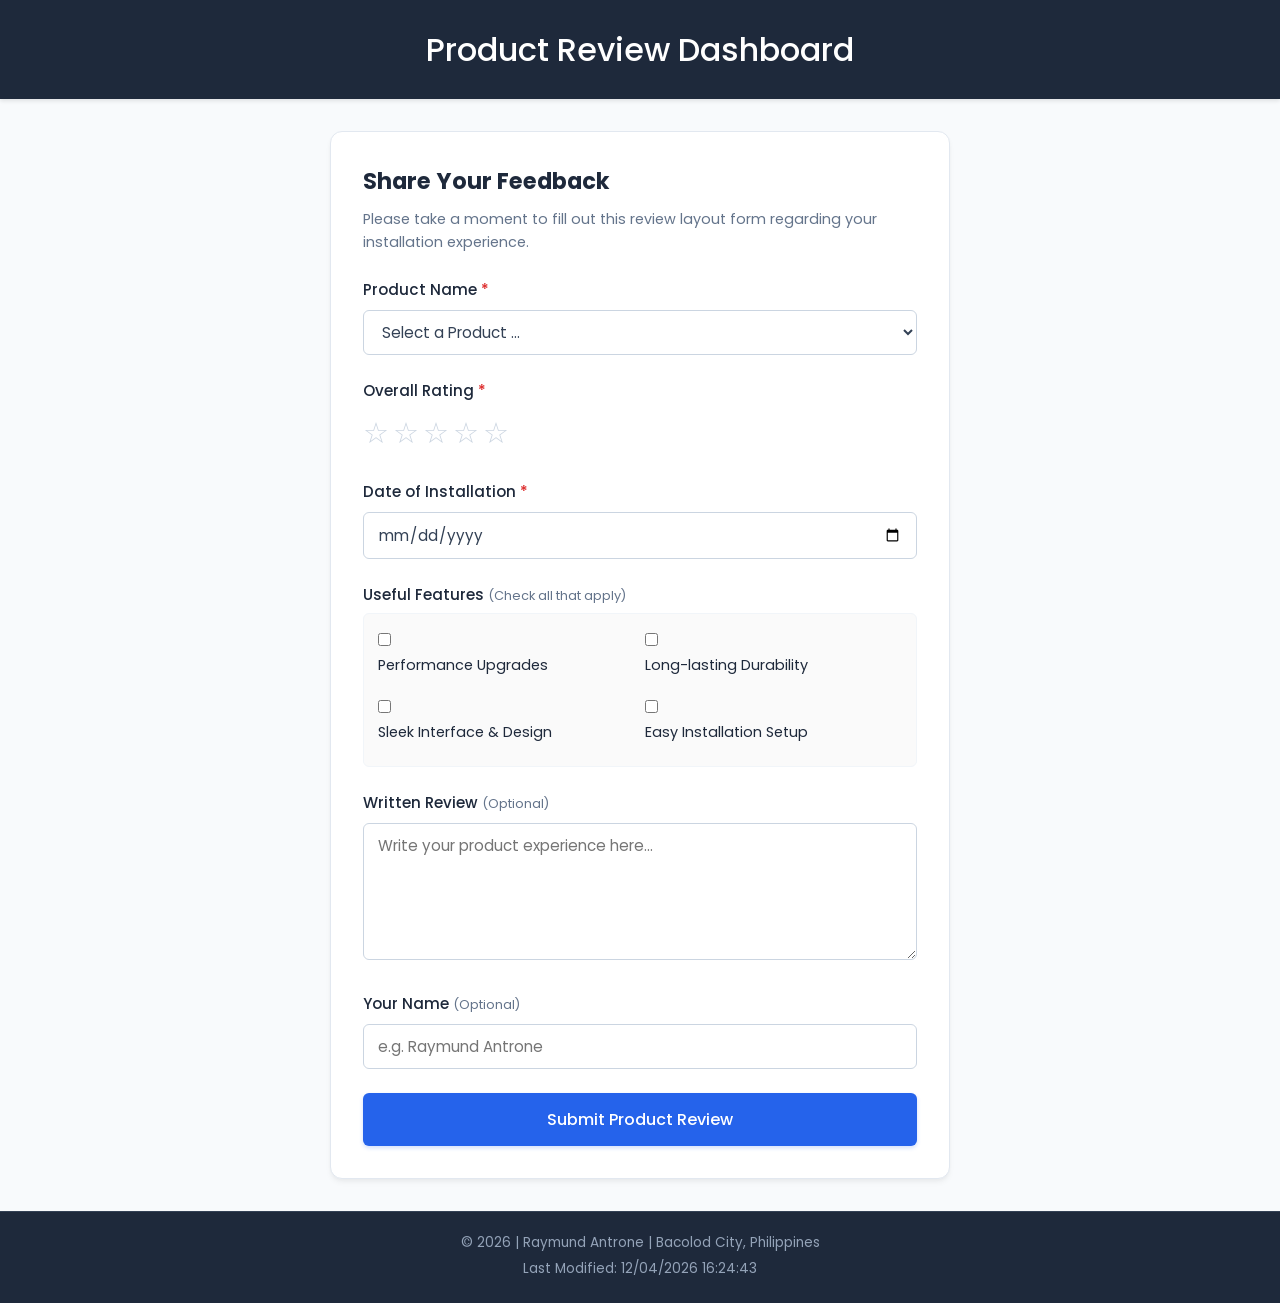
<file: form.html>
<!doctype html>
<html lang="en">
  <head>
    <meta charset="UTF-8" />
    <meta name="viewport" content="width=device-width, initial-scale=1.0" />
    <title>Product Review Form</title>
    <meta
      name="description"
      content="An interactive, responsive product review form for submitting user installation feedback."
    />
    <meta name="author" content="Raymund Antrone" />
    <link rel="preconnect" href="https://fonts.googleapis.com" />
    <link rel="preconnect" href="https://fonts.gstatic.com" crossorigin />
    <link
      href="https://fonts.googleapis.com/css2?family=Poppins:wght@300;400;500;600&display=swap"
      rel="stylesheet"
    />
    <link rel="stylesheet" href="styles/form.css" />
    <script src="scripts/form.js" defer></script>
  </head>
  <body>
    <header>
      <h1>Product Review Dashboard</h1>
    </header>

    <main>
      <form method="get" action="review.html" class="review-form">
        <h2>Share Your Feedback</h2>
        <p>
          Please take a moment to fill out this review layout form regarding
          your installation experience.
        </p>

        <div class="form-group">
          <label for="product-name"
            >Product Name <span class="required">*</span></label
          >
          <select id="product-name" name="productName" required>
            <option value="" disabled selected>Select a Product ...</option>
          </select>
        </div>

        <div class="form-group">
          <label class="group-label"
            >Overall Rating <span class="required">*</span></label
          >
          <div class="rating-stars">
            <input type="radio" id="star5" name="rating" value="5" required />
            <label for="star5" title="5 stars">☆</label>

            <input type="radio" id="star4" name="rating" value="4" required />
            <label for="star4" title="4 stars">☆</label>

            <input type="radio" id="star3" name="rating" value="3" required />
            <label for="star3" title="3 stars">☆</label>

            <input type="radio" id="star2" name="rating" value="2" required />
            <label for="star2" title="2 stars">☆</label>

            <input type="radio" id="star1" name="rating" value="1" required />
            <label for="star1" title="1 star">☆</label>
          </div>
        </div>

        <div class="form-group">
          <label for="installation-date"
            >Date of Installation <span class="required">*</span></label
          >
          <input
            type="date"
            id="installation-date"
            name="installationDate"
            required
          />
        </div>

        <div class="form-group">
          <label class="group-label"
            >Useful Features
            <span class="instructions">(Check all that apply)</span></label
          >
          <div class="checkbox-container">
            <div class="checkbox-item">
              <input
                type="checkbox"
                id="feature-performance"
                name="features"
                value="performance"
              />
              <label for="feature-performance" class="checkbox-label"
                >Performance Upgrades</label
              >
            </div>

            <div class="checkbox-item">
              <input
                type="checkbox"
                id="feature-durability"
                name="features"
                value="durability"
              />
              <label for="feature-durability" class="checkbox-label"
                >Long-lasting Durability</label
              >
            </div>

            <div class="checkbox-item">
              <input
                type="checkbox"
                id="feature-design"
                name="features"
                value="design"
              />
              <label for="feature-design" class="checkbox-label"
                >Sleek Interface & Design</label
              >
            </div>

            <div class="checkbox-item">
              <input
                type="checkbox"
                id="feature-setup"
                name="features"
                value="setup"
              />
              <label for="feature-setup" class="checkbox-label"
                >Easy Installation Setup</label
              >
            </div>
          </div>
        </div>

        <div class="form-group">
          <label for="written-review"
            >Written Review <span class="optional">(Optional)</span></label
          >
          <textarea
            id="written-review"
            name="writtenReview"
            rows="5"
            placeholder="Write your product experience here..."
          ></textarea>
        </div>

        <div class="form-group">
          <label for="user-name"
            >Your Name <span class="optional">(Optional)</span></label
          >
          <input
            type="text"
            id="user-name"
            name="userName"
            placeholder="e.g. Raymund Antrone"
          />
        </div>

        <input type="submit" value="Submit Product Review" class="submit-btn" />
      </form>
    </main>

    <footer>
      <p>
        &copy; <span id="currentyear"></span> | Raymund Antrone | Bacolod City,
        Philippines
      </p>
      <p class="last-modified">
        Last Modified: <span id="lastmodified"></span>
      </p>
    </footer>
  </body>
</html>
</file>
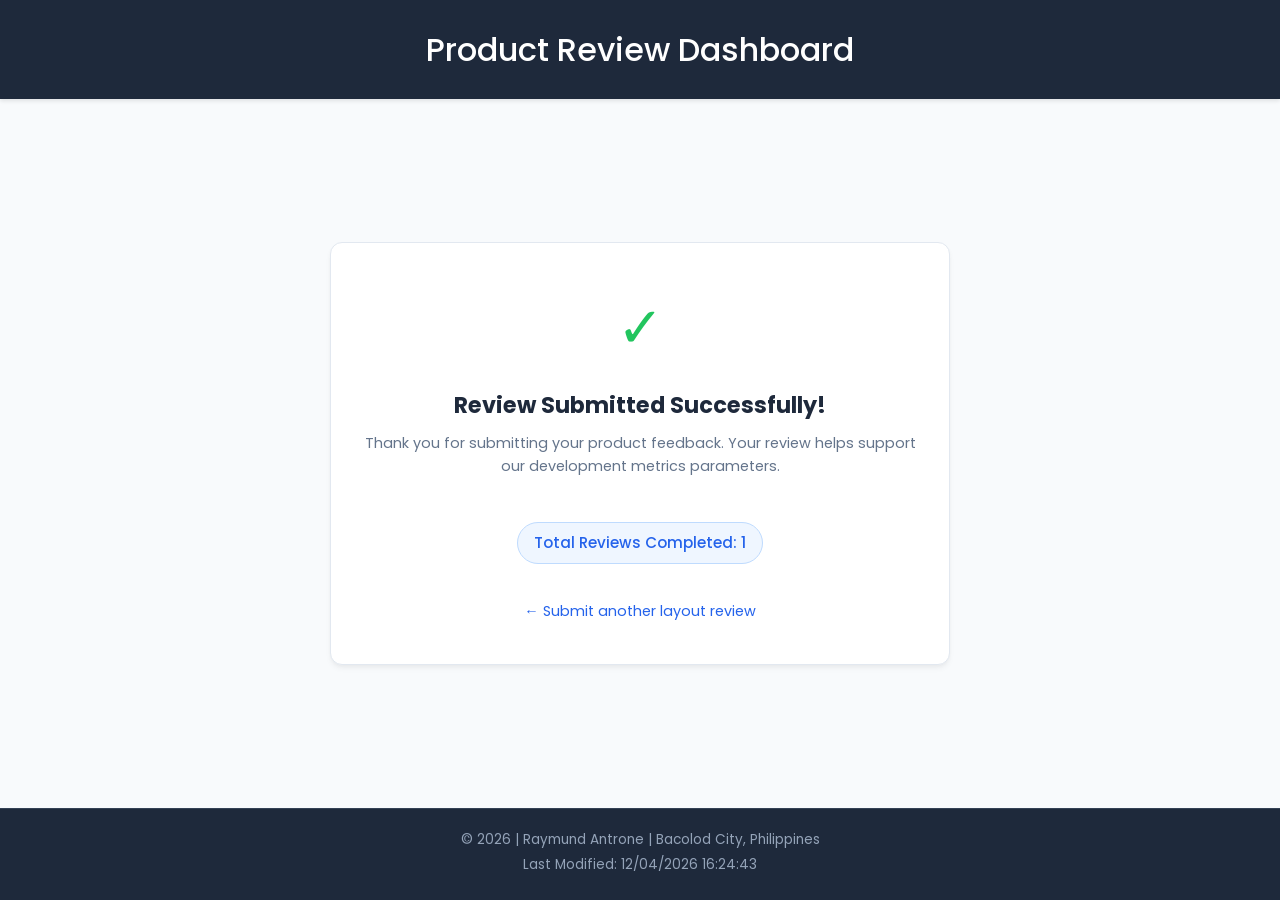
<file: review.html>
<!doctype html>
<html lang="en">
  <head>
    <meta charset="UTF-8" />
    <meta name="viewport" content="width=device-width, initial-scale=1.0" />
    <title>Review Submission Confirmed</title>
    <meta
      name="description"
      content="Form tracking confirmation ledger page."
    />
    <link rel="preconnect" href="https://fonts.googleapis.com" />
    <link rel="preconnect" href="https://fonts.gstatic.com" crossorigin />
    <link
      href="https://fonts.googleapis.com/css2?family=Poppins:wght@300;400;500;600&display=swap"
      rel="stylesheet"
    />
    <link rel="stylesheet" href="styles/form.css" />
    <style>
      .confirmation-box {
        text-align: center;
        padding: 40px 24px;
      }
      .success-icon {
        font-size: 3.5rem;
        color: #22c55e;
        margin-bottom: 16px;
      }
      .counter-badge {
        display: inline-block;
        background-color: #eff6ff;
        color: var(--accent-color);
        padding: 8px 16px;
        border-radius: 30px;
        font-weight: 500;
        font-size: 0.95rem;
        margin: 20px 0;
        border: 1px solid #bfdbfe;
      }
      .back-link {
        display: inline-block;
        margin-top: 16px;
        color: var(--accent-color);
        text-decoration: none;
        font-size: 0.9rem;
      }
      .back-link:hover {
        text-decoration: underline;
      }
    </style>
  </head>
  <body>
    <header>
      <h1>Product Review Dashboard</h1>
    </header>

    <main>
      <section class="review-form confirmation-box">
        <div class="success-icon">✓</div>
        <h2>Review Submitted Successfully!</h2>
        <p>
          Thank you for submitting your product feedback. Your review helps
          support our development metrics parameters.
        </p>

        <!-- Live local storage review counter wrapper -->
        <div class="counter-badge">
          Total Reviews Completed: <span id="review-count">0</span>
        </div>

        <br />
        <a href="form.html" class="back-link">← Submit another layout review</a>
      </section>
    </main>

    <footer>
      <p>
        &copy; <span id="currentyear"></span> | Raymund Antrone | Bacolod City,
        Philippines
      </p>
      <p class="last-modified">
        Last Modified: <span id="lastmodified"></span>
      </p>
    </footer>

    <script>
      document.addEventListener("DOMContentLoaded", () => {
        // Retrieve or initialize total review count index values from local browser storage
        let reviewCount =
          parseInt(localStorage.getItem("completedReviews")) || 0;

        // Increment tracking record context by one unit
        reviewCount += 1;
        localStorage.setItem("completedReviews", reviewCount);

        // Display tracking update output values to element structure safely
        document.getElementById("review-count").textContent = reviewCount;

        // Handle standard footer layout updates
        document.getElementById("currentyear").textContent =
          new Date().getFullYear();
        document.getElementById("lastmodified").textContent =
          document.lastModified;
      });
    </script>
  </body>
</html>
</file>
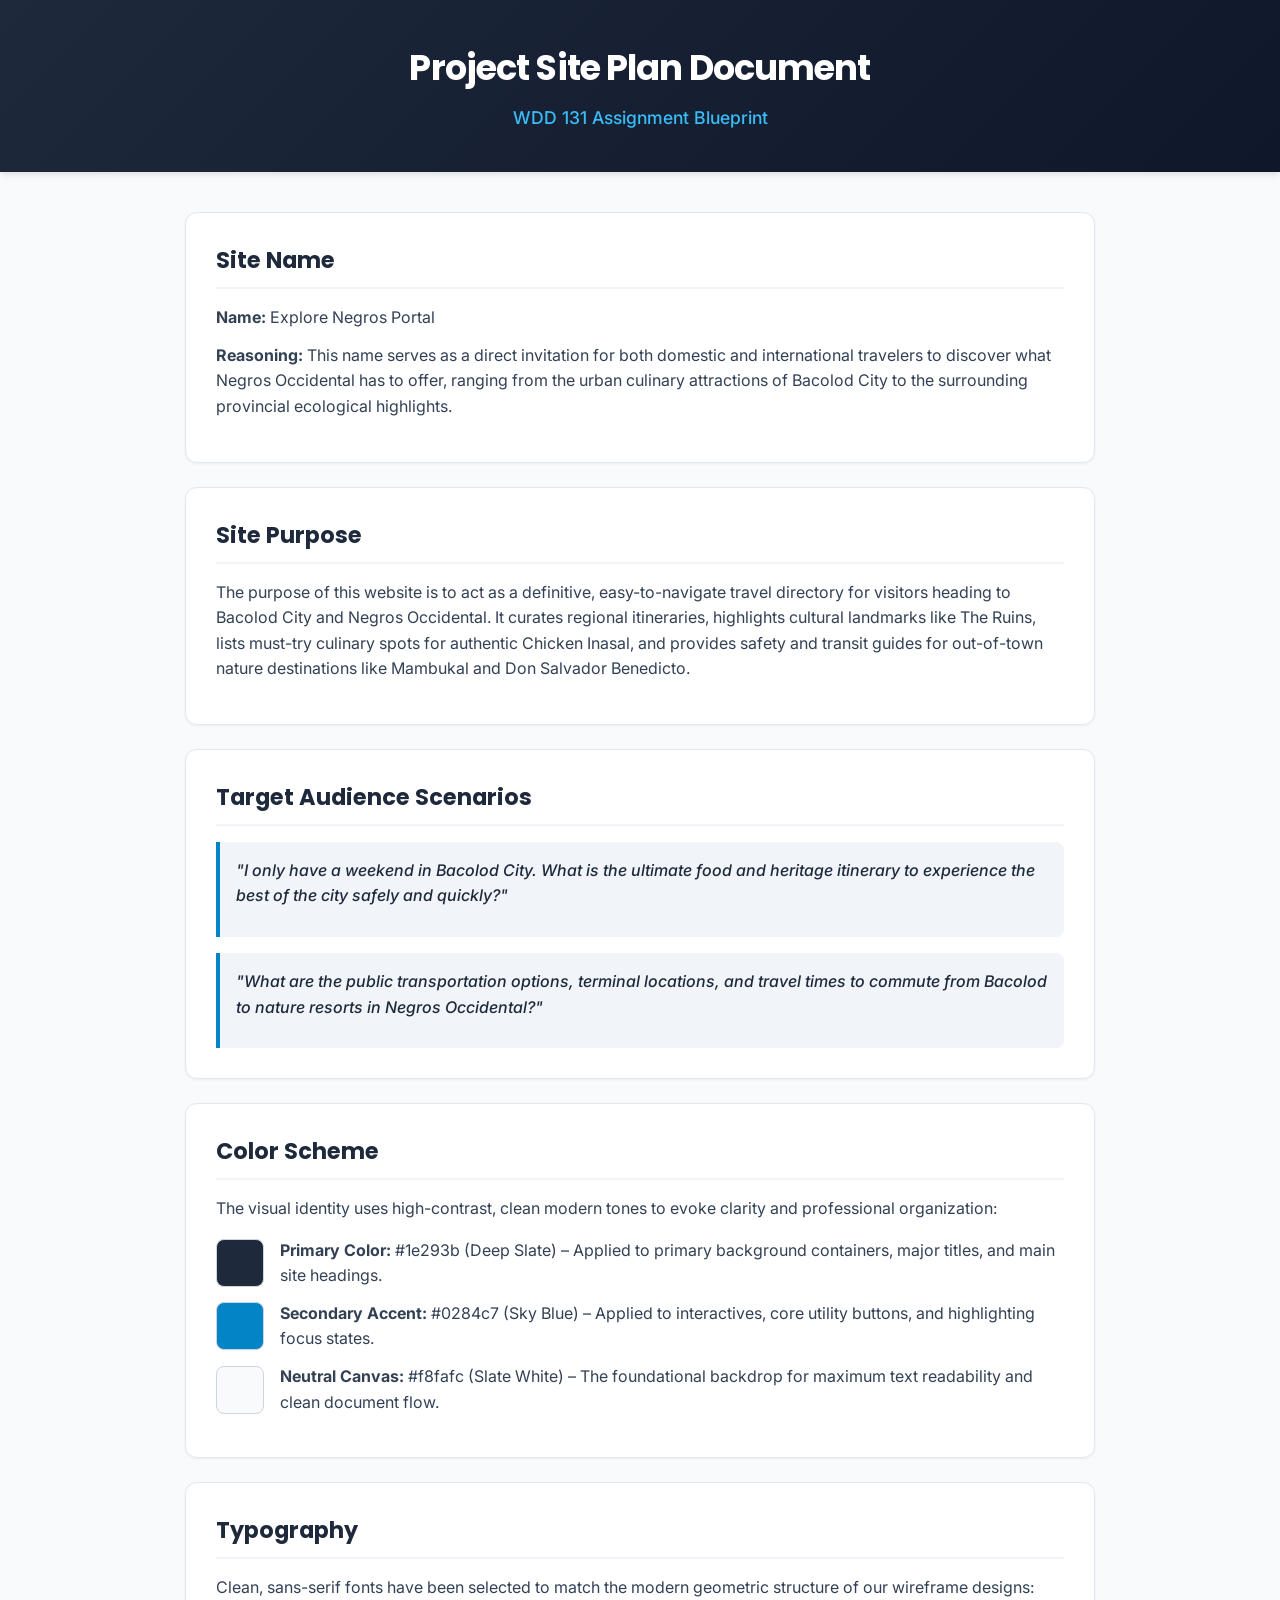
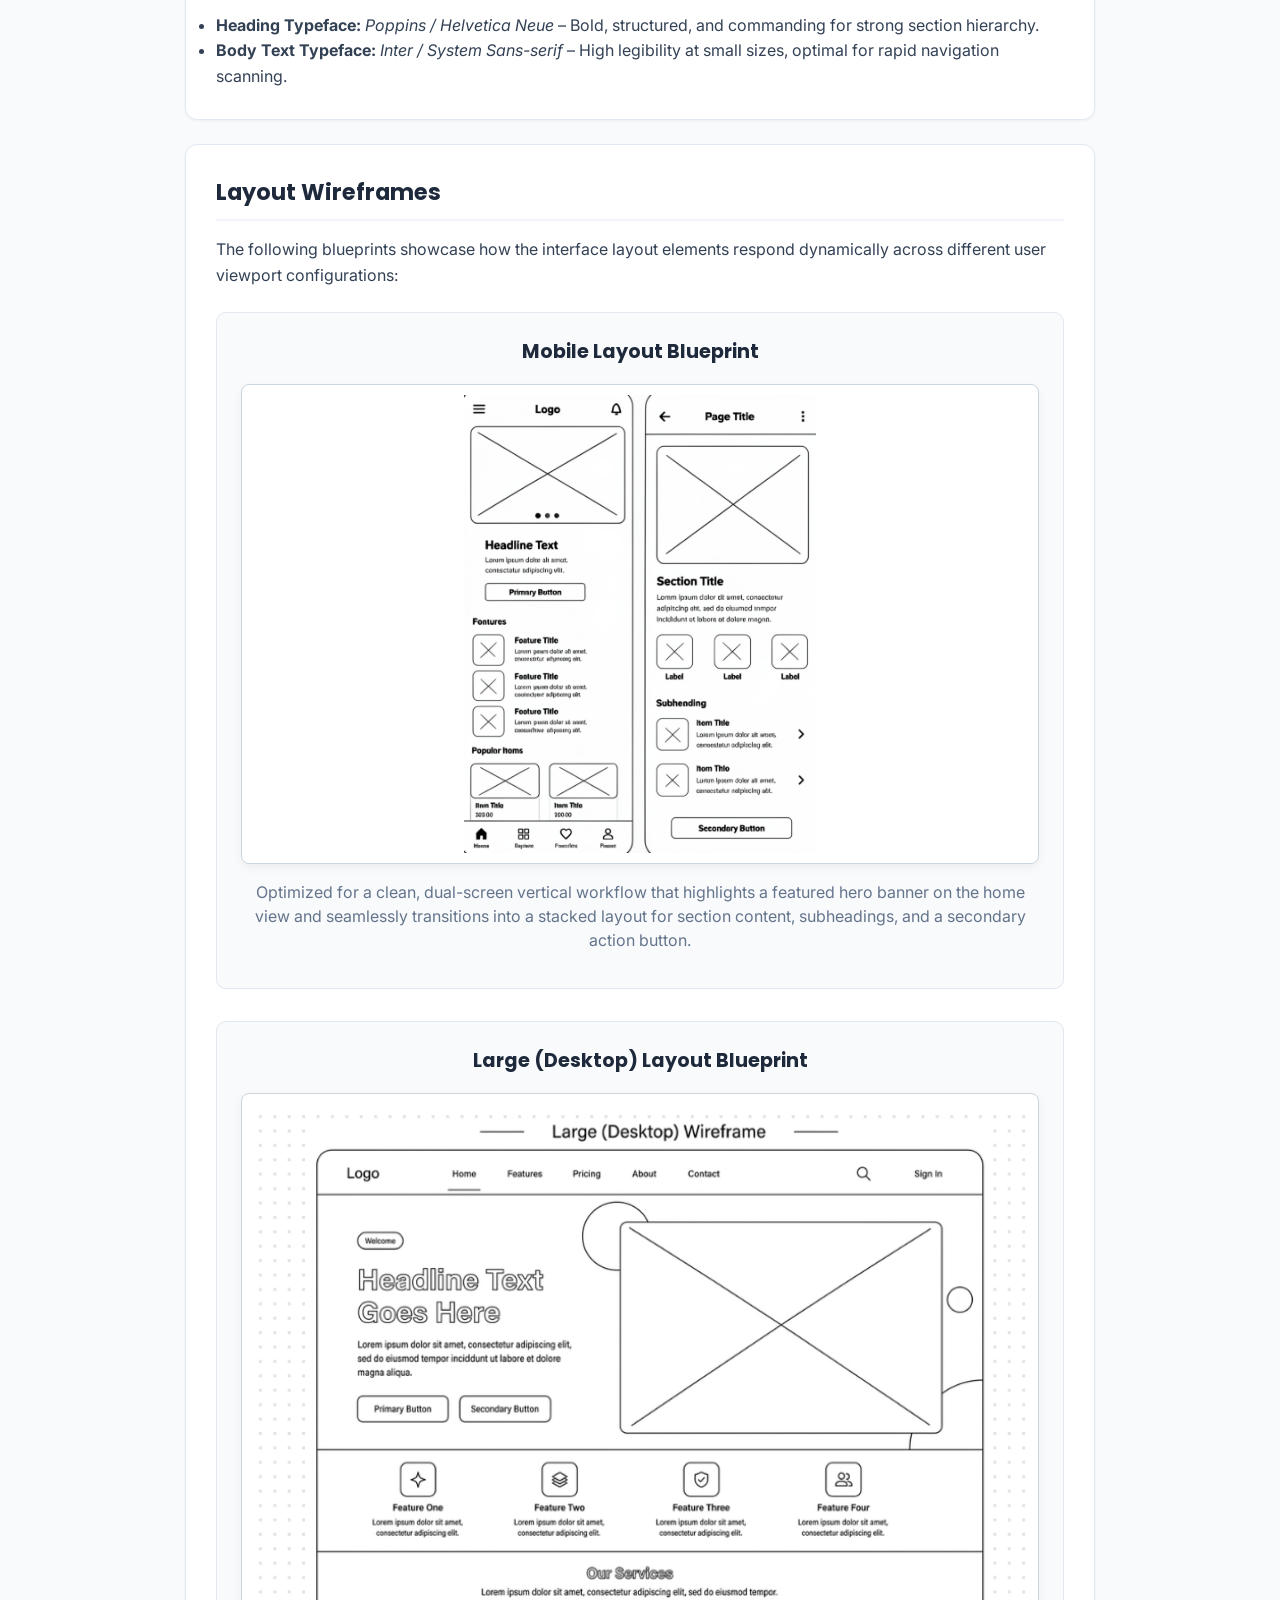
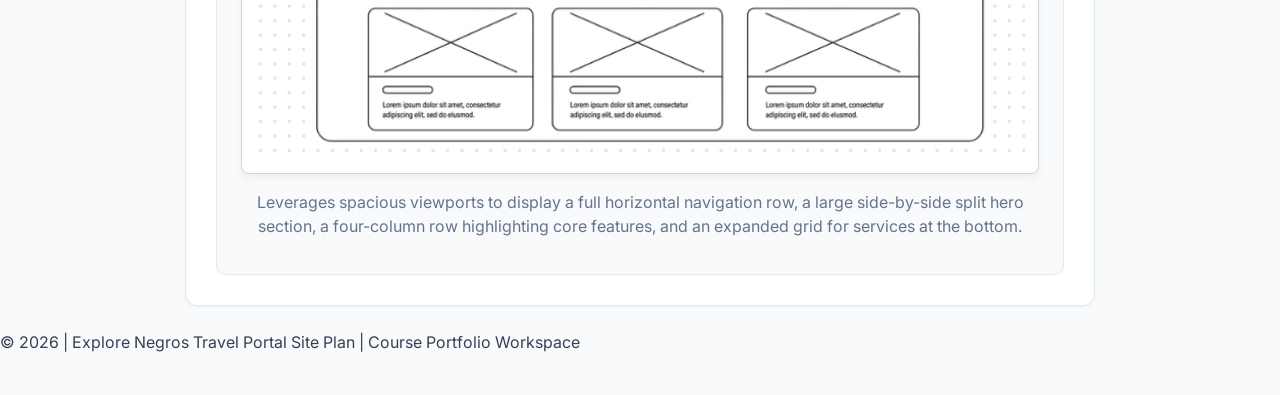
<file: siteplan.html>
<!doctype html>
<html lang="en">
  <head>
    <meta charset="UTF-8" />
    <meta name="viewport" content="width=device-width, initial-scale=1.0" />
    <title>Website Site Plan - Bacolod & Negros Occidental Guide</title>
    <link rel="stylesheet" href="styles/siteplan.css" />
  </head>
  <body>
    <header>
      <div class="header-container">
        <h1>Project Site Plan Document</h1>
        <p class="subtitle">WDD 131 Assignment Blueprint</p>
      </div>
    </header>

    <main>
      <!-- Site Name Section -->
      <section id="site-name" class="card">
        <h2>Site Name</h2>
        <p><strong>Name:</strong> Explore Negros Portal</p>
        <p>
          <strong>Reasoning:</strong> This name serves as a direct invitation
          for both domestic and international travelers to discover what Negros
          Occidental has to offer, ranging from the urban culinary attractions
          of Bacolod City to the surrounding provincial ecological highlights.
        </p>
      </section>

      <!-- Site Purpose Section -->
      <section id="site-purpose" class="card">
        <h2>Site Purpose</h2>
        <p>
          The purpose of this website is to act as a definitive,
          easy-to-navigate travel directory for visitors heading to Bacolod City
          and Negros Occidental. It curates regional itineraries, highlights
          cultural landmarks like The Ruins, lists must-try culinary spots for
          authentic Chicken Inasal, and provides safety and transit guides for
          out-of-town nature destinations like Mambukal and Don Salvador
          Benedicto.
        </p>
      </section>

      <!-- Scenarios Section -->
      <section id="scenarios" class="card">
        <h2>Target Audience Scenarios</h2>
        <div class="scenario-grid">
          <div class="scenario-item">
            <p class="question">
              "I only have a weekend in Bacolod City. What is the ultimate food
              and heritage itinerary to experience the best of the city safely
              and quickly?"
            </p>
          </div>
          <div class="scenario-item">
            <p class="question">
              "What are the public transportation options, terminal locations,
              and travel times to commute from Bacolod to nature resorts in
              Negros Occidental?"
            </p>
          </div>
        </div>
      </section>

      <!-- Color Scheme Section -->
      <section id="color-scheme" class="card">
        <h2>Color Scheme</h2>
        <p>
          The visual identity uses high-contrast, clean modern tones to evoke
          clarity and professional organization:
        </p>
        <ul class="color-list">
          <li>
            <div class="color-preview primary-color"></div>
            <div>
              <strong>Primary Color:</strong> #1e293b (Deep Slate) – Applied to
              primary background containers, major titles, and main site
              headings.
            </div>
          </li>
          <li>
            <div class="color-preview secondary-color"></div>
            <div>
              <strong>Secondary Accent:</strong> #0284c7 (Sky Blue) – Applied to
              interactives, core utility buttons, and highlighting focus states.
            </div>
          </li>
          <li>
            <div class="color-preview neutral-light"></div>
            <div>
              <strong>Neutral Canvas:</strong> #f8fafc (Slate White) – The
              foundational backdrop for maximum text readability and clean
              document flow.
            </div>
          </li>
        </ul>
      </section>

      <!-- Typography Section -->
      <section id="typography" class="card">
        <h2>Typography</h2>
        <p>
          Clean, sans-serif fonts have been selected to match the modern
          geometric structure of our wireframe designs:
        </p>
        <ul>
          <li>
            <strong>Heading Typeface:</strong>
            <em>Poppins / Helvetica Neue</em> – Bold, structured, and commanding
            for strong section hierarchy.
          </li>
          <li>
            <strong>Body Text Typeface:</strong>
            <em>Inter / System Sans-serif</em> – High legibility at small sizes,
            optimal for rapid navigation scanning.
          </li>
        </ul>
      </section>

      <!-- Wireframes Section -->
      <section id="wireframes" class="card">
        <h2>Layout Wireframes</h2>
        <p>
          The following blueprints showcase how the interface layout elements
          respond dynamically across different user viewport configurations:
        </p>

        <div class="wireframe-vertical-stack">
          <div class="wireframe-row-box mobile-row">
            <h3>Mobile Layout Blueprint</h3>
            <div class="image-wrapper">
              <img
                src="images/mobileview.jpg"
                alt="Mobile Site View Blueprint"
              />
            </div>
            <p class="view-description">
              Optimized for a clean, dual-screen vertical workflow that
              highlights a featured hero banner on the home view and seamlessly
              transitions into a stacked layout for section content,
              subheadings, and a secondary action button.
            </p>
          </div>

          <div class="wireframe-row-box desktop-row">
            <h3>Large (Desktop) Layout Blueprint</h3>
            <div class="image-wrapper">
              <img
                src="images/desktopview.png"
                alt="Desktop Site View Blueprint"
              />
            </div>
            <p class="view-description">
              Leverages spacious viewports to display a full horizontal
              navigation row, a large side-by-side split hero section, a
              four-column row highlighting core features, and an expanded grid
              for services at the bottom.
            </p>
          </div>
        </div>
      </section>
    </main>

    <footer>
      <p>
        &copy; 2026 | Explore Negros Travel Portal Site Plan | Course Portfolio
        Workspace
      </p>
    </footer>
  </body>
</html>
</file>
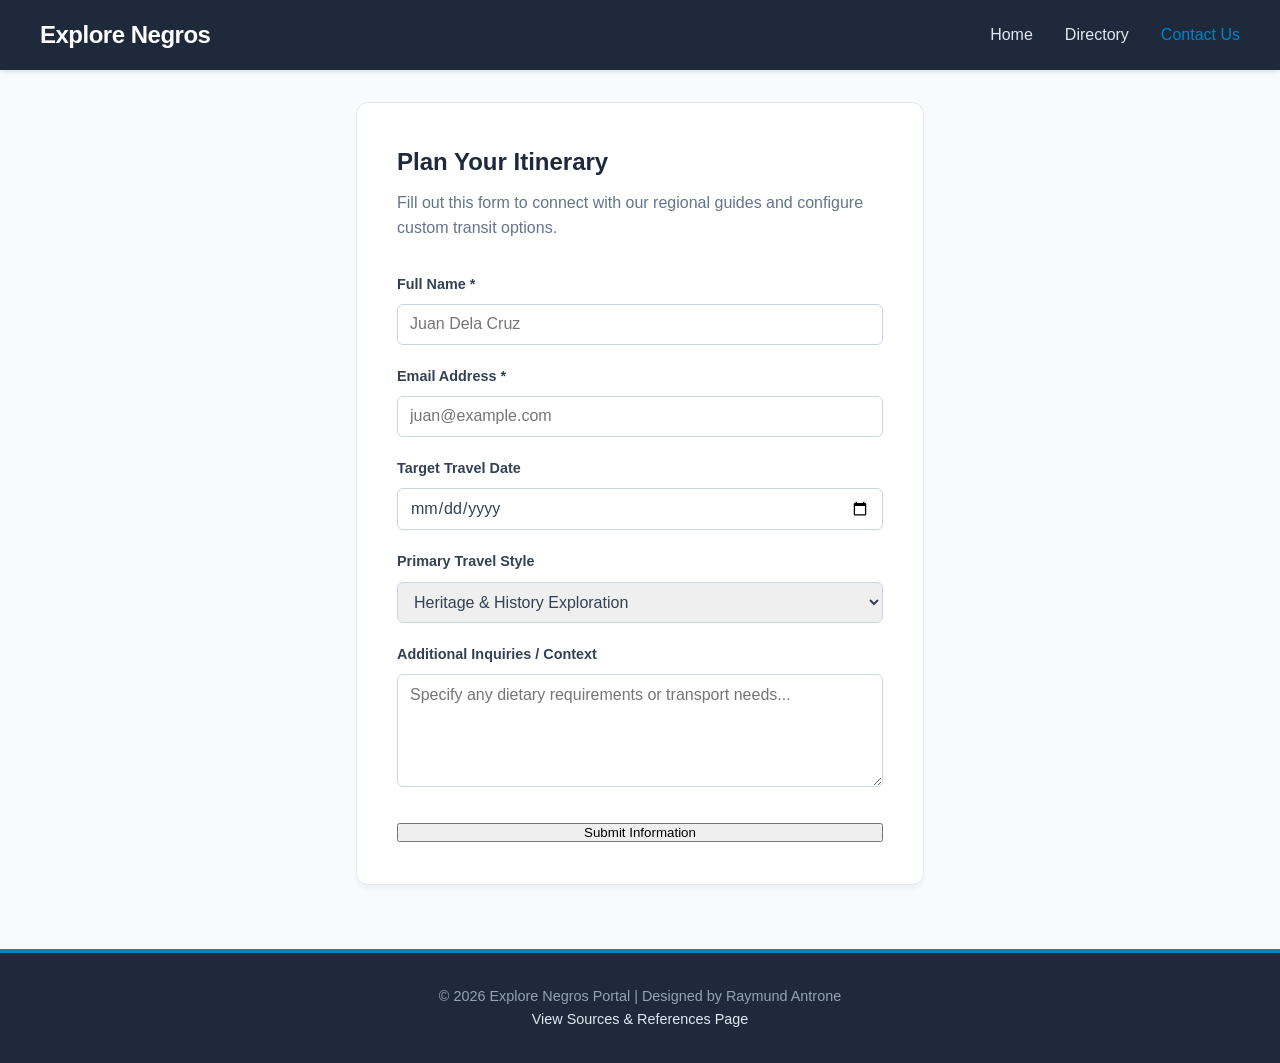
<file: project/contact.html>
<!doctype html>
<html lang="en">
  <head>
    <meta charset="UTF-8" />
    <meta name="viewport" content="width=device-width, initial-scale=1.0" />
    <meta
      name="description"
      content="Get custom itinerary advice or submit inquiries to Explore Negros Portal setup operations."
    />
    <title>Explore Negros Portal - Contact Us</title>
    <link rel="stylesheet" href="styles/main.css" />
    <script src="scripts/main.js" defer></script>
  </head>
  <body>
    <header>
      <div class="header-container">
        <div class="logo">Explore Negros</div>
        <button class="menu-toggle" aria-label="Toggle Menu">☰</button>
        <nav>
          <ul class="nav-links">
            <li><a href="index.html">Home</a></li>
            <li><a href="directory.html">Directory</a></li>
            <li><a href="contact.html" class="active">Contact Us</a></li>
          </ul>
        </nav>
      </div>
    </header>

    <main class="form-container">
      <section class="form-card">
        <h1>Plan Your Itinerary</h1>
        <p>
          Fill out this form to connect with our regional guides and configure
          custom transit options.
        </p>

        <form id="itineraryForm" action="#" method="GET">
          <div class="form-group">
            <label for="fullName">Full Name *</label>
            <input
              type="text"
              id="fullName"
              name="fullName"
              required
              placeholder="Juan Dela Cruz"
            />
          </div>

          <div class="form-group">
            <label for="emailAddress">Email Address *</label>
            <input
              type="email"
              id="emailAddress"
              name="emailAddress"
              required
              placeholder="juan@example.com"
            />
          </div>

          <div class="form-group">
            <label for="travelDate">Target Travel Date</label>
            <input type="date" id="travelDate" name="travelDate" />
          </div>

          <div class="form-group">
            <label for="destinationStyle">Primary Travel Style</label>
            <select id="destinationStyle" name="destinationStyle">
              <option value="heritage">Heritage & History Exploration</option>
              <option value="foodie">Bacolod Culinary Food Tour</option>
              <option value="nature">Mountain & Eco Escapes</option>
            </select>
          </div>

          <div class="form-group">
            <label for="userMessage">Additional Inquiries / Context</label>
            <textarea
              id="userMessage"
              name="userMessage"
              rows="5"
              placeholder="Specify any dietary requirements or transport needs..."
            ></textarea>
          </div>

          <button type="submit" class="btn btn-primary form-submit-btn">
            Submit Information
          </button>
        </form>
        <div id="formFeedback" class="form-feedback hidden"></div>
      </section>
    </main>

    <footer>
      <p>&copy; 2026 Explore Negros Portal | Designed by Raymund Antrone</p>
      <p><a href="references.html">View Sources & References Page</a></p>
    </footer>
  </body>
</html>
</file>
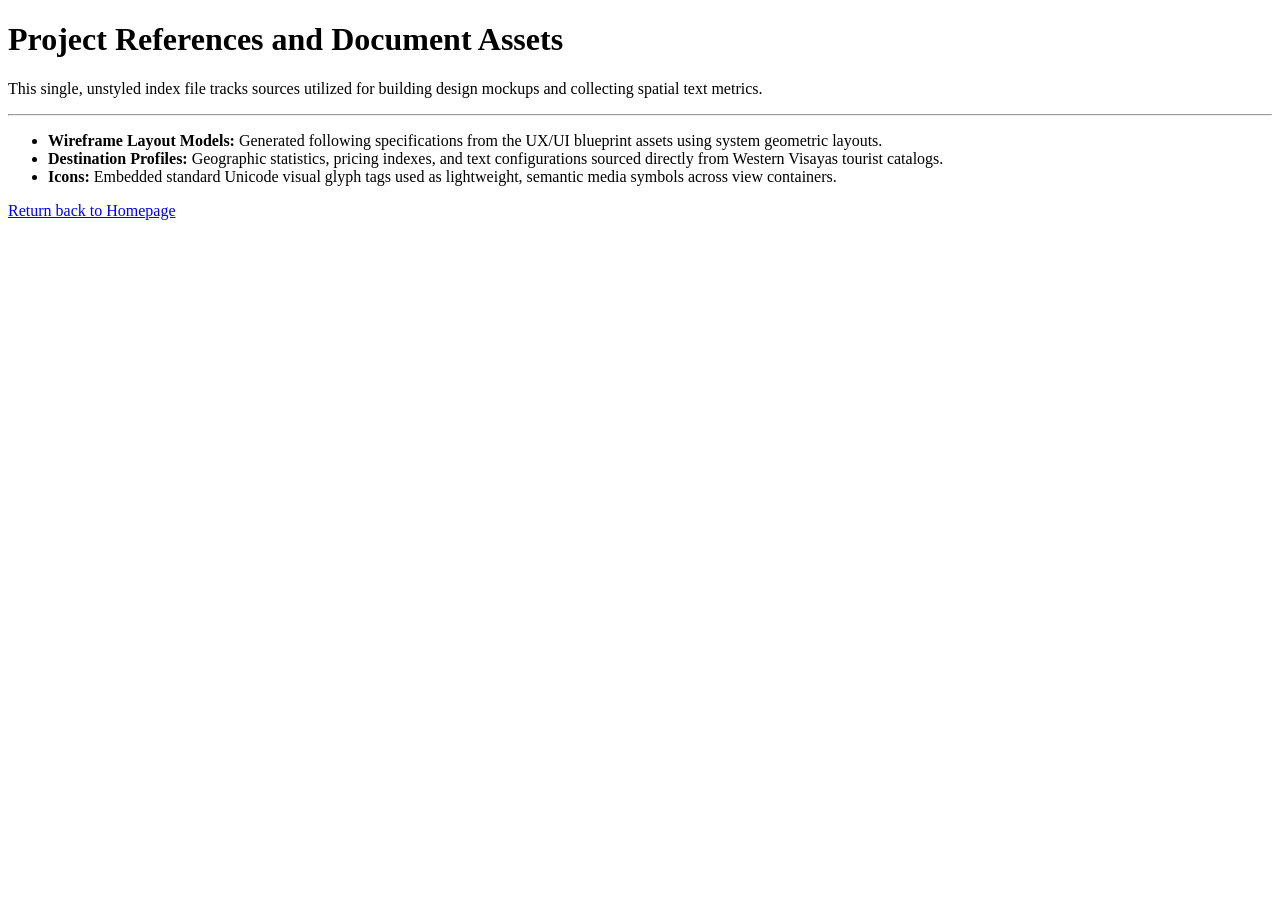
<file: project/references.html>
<!doctype html>
<html lang="en">
  <head>
    <meta charset="UTF-8" />
    <meta name="viewport" content="width=device-width, initial-scale=1.0" />
    <title>Project Reference Sources</title>
  </head>
  <body>
    <h1>Project References and Document Assets</h1>
    <p>
      This single, unstyled index file tracks sources utilized for building
      design mockups and collecting spatial text metrics.
    </p>
    <hr />
    <ul>
      <li>
        <strong>Wireframe Layout Models:</strong> Generated following
        specifications from the UX/UI blueprint assets using system geometric
        layouts.
      </li>
      <li>
        <strong>Destination Profiles:</strong> Geographic statistics, pricing
        indexes, and text configurations sourced directly from Western Visayas
        tourist catalogs.
      </li>
      <li>
        <strong>Icons:</strong> Embedded standard Unicode visual glyph tags used
        as lightweight, semantic media symbols across view containers.
      </li>
    </ul>
    <p><a href="index.html">Return back to Homepage</a></p>
  </body>
</html>
</file>
<file: styles/form.css>
/* Custom Typography variables */
:root {
  --primary-color: #1e293b;
  --accent-color: #2563eb;
  --accent-hover: #1d4ed8;
  --text-dark: #334155;
  --bg-light: #f8fafc;
  --border-color: #cbd5e1;
}

* {
  box-sizing: border-box;
  margin: 0;
  padding: 0;
}

body {
  font-family: "Poppins", sans-serif;
  background-color: var(--bg-light);
  color: var(--text-dark);
  line-height: 1.6;
  display: flex;
  flex-direction: column;
  min-height: 100vh;
}

header {
  background-color: var(--primary-color);
  color: #ffffff;
  padding: 24px 16px;
  text-align: center;
  box-shadow: 0 2px 4px rgba(0, 0, 0, 0.1);
}

header h1 {
  font-size: 1.8rem;
  font-weight: 500;
}

main {
  flex: 1;
  display: flex;
  justify-content: center;
  align-items: center;
  padding: 32px 16px;
}

.review-form {
  background: #ffffff;
  width: 100%;
  max-width: 620px;
  padding: 32px;
  border-radius: 12px;
  border: 1px solid #e2e8f0;
  box-shadow:
    0 4px 6px -1px rgba(0, 0, 0, 0.05),
    0 2px 4px -1px rgba(0, 0, 0, 0.03);
}

.review-form h2 {
  color: var(--primary-color);
  margin-bottom: 8px;
  font-size: 1.4rem;
}

.review-form p {
  font-size: 0.9rem;
  color: #64748b;
  margin-bottom: 24px;
}

.form-group {
  margin-bottom: 24px;
}

label {
  display: block;
  font-weight: 500;
  font-size: 0.95rem;
  margin-bottom: 8px;
  color: var(--primary-color);
}

.group-label {
  margin-bottom: 6px;
}

.required {
  color: #dc2626;
}

.optional,
.instructions {
  font-size: 0.8rem;
  color: #64748b;
  font-weight: 400;
}

input[type="text"],
input[type="date"],
select,
textarea {
  width: 100%;
  padding: 10px 14px;
  border: 1px solid var(--border-color);
  border-radius: 6px;
  font-family: inherit;
  font-size: 0.95rem;
  color: var(--text-dark);
  background-color: #ffffff;
  transition: border-color 0.2s ease;
}

input[type="text"]:focus,
input[type="date"]:focus,
select:focus,
textarea:focus {
  outline: none;
  border-color: var(--accent-color);
}

/* CSS Radio Star Rating Logic Pattern */
.rating-stars {
  display: flex;
  flex-direction: row-reverse;
  justify-content: flex-end;
  gap: 4px;
}

.rating-stars input[type="radio"] {
  display: none;
}

.rating-stars label {
  font-size: 1.8rem;
  color: #cbd5e1;
  cursor: pointer;
  margin-bottom: 0;
  transition: color 0.1s ease;
}

.rating-stars label:hover,
.rating-stars label:hover ~ label,
.rating-stars input[type="radio"]:checked ~ label {
  color: #f59e0b;
  content: "★";
}

/* Checkbox Groups Layout */
.checkbox-container {
  display: flex;
  flex-direction: column;
  gap: 10px;
  background-color: #fafafa;
  padding: 14px;
  border-radius: 6px;
  border: 1px solid #f1f5f9;
}

.checkbox-label {
  display: flex;
  align-items: center;
  gap: 10px;
  font-weight: 400;
  font-size: 0.9rem;
  cursor: pointer;
}

.checkbox-label input[type="checkbox"] {
  width: 16px;
  height: 16px;
  cursor: pointer;
}

textarea {
  resize: vertical;
}

.submit-btn {
  background-color: var(--accent-color);
  color: #ffffff;
  border: none;
  padding: 14px 20px;
  font-size: 1rem;
  font-weight: 500;
  font-family: inherit;
  border-radius: 6px;
  width: 100%;
  cursor: pointer;
  transition: background-color 0.2s ease;
  box-shadow: 0 2px 4px rgba(37, 99, 235, 0.2);
}

.submit-btn:hover {
  background-color: var(--accent-hover);
}

/* Common Footer Formatting */
footer {
  background-color: var(--primary-color);
  color: #94a3b8;
  padding: 20px 16px;
  text-align: center;
  font-size: 0.85rem;
  border-top: 1px solid #334155;
}

footer p {
  margin-bottom: 4px;
}

/* Responsive adjustments */
@media (min-width: 480px) {
  header h1 {
    font-size: 2rem;
  }
  .checkbox-container {
    display: grid;
    grid-template-columns: 1fr 1fr;
  }
}
</file>
<file: styles/siteplan.css>
/* Import Modern Google Fonts */
@import url("https://fonts.googleapis.com/css2?family=Inter:wght@400;500&family=Poppins:wght@600;700&display=swap");

/* Base Reset & Variables */
* {
  box-sizing: border-box;
  margin: 0;
  padding: 0;
}

body {
  font-family: "Inter", sans-serif; /* CRITERION 10: Selected Font */
  background-color: #f8fafc; /* CRITERION 8: Neutral Canvas Color */
  color: #334155;
  line-height: 1.6;
  padding: 0 0 40px 0;
}

/* Header Banner */
header {
  background: linear-gradient(
    135deg,
    #1e293b 0%,
    #0f172a 100%
  ); /* CRITERION 8: Fixed missing % sign to restore dark background */
  color: #ffffff;
  padding: 40px 20px;
  text-align: center;
  margin-bottom: 40px;
  box-shadow: 0 4px 6px -1px rgba(0, 0, 0, 0.1);
}

.header-container h1 {
  font-family: "Poppins", sans-serif;
  font-size: 2.2rem;
  font-weight: 700;
  letter-spacing: -0.025em;
  margin-bottom: 8px;
}

.subtitle {
  color: #38bdf8;
  font-weight: 500;
  font-size: 1.1rem;
}

/* Main Layout Wrapper */
main {
  max-width: 950px;
  margin: 0 auto;
  padding: 0 20px;
}

/* Clean UI Cards */
.card {
  background: #ffffff;
  border: 1px solid #e2e8f0;
  border-radius: 12px;
  padding: 30px;
  margin-bottom: 24px;
  box-shadow: 0 1px 3px rgba(0, 0, 0, 0.05);
}

.card h2 {
  font-family: "Poppins", sans-serif;
  color: #1e293b; /* CRITERION 8: Applied Theme Primary */
  font-size: 1.4rem;
  margin-bottom: 16px;
  border-bottom: 2px solid #f1f5f9;
  padding-bottom: 8px;
}

.card p {
  margin-bottom: 12px;
  font-size: 1rem;
}

/* Scenario Formatting */
.scenario-grid {
  display: flex;
  flex-direction: column;
  gap: 16px;
  margin-top: 12px;
}

.scenario-item {
  background-color: #f1f5f9;
  border-left: 4px solid #0284c7; /* CRITERION 8: Applied Accent */
  padding: 16px;
  border-radius: 0 8px 8px 0;
}

.question {
  font-style: italic;
  font-weight: 500;
  color: #1e293b;
}

/* Color Scheme Swatch Indicators */
.color-list {
  list-style: none;
  margin-top: 16px;
}

.color-list li {
  display: flex;
  align-items: center;
  gap: 16px;
  margin-bottom: 12px;
}

.color-preview {
  width: 48px;
  height: 48px;
  border-radius: 8px;
  border: 1px solid #cbd5e1;
  flex-shrink: 0;
}

.primary-color {
  background-color: #1e293b;
}
.secondary-color {
  background-color: #0284c7;
}
.neutral-light {
  background-color: #f8fafc;
}

/* ==========================================
   WIREFRAME RESPONSIVE INTERFACES (VERTICAL STACK)
========================================== */
.wireframe-vertical-stack {
  display: flex;
  flex-direction: column;
  gap: 32px;
  margin-top: 24px;
}

.wireframe-row-box {
  background: #f8fafc;
  border: 1px solid #e2e8f0;
  border-radius: 10px;
  padding: 24px;
  text-align: center;
  box-shadow: 0 1px 3px rgba(0, 0, 0, 0.02);
}

.wireframe-row-box h3 {
  font-family: "Poppins", sans-serif;
  font-size: 1.2rem;
  color: #1e293b;
  margin-bottom: 16px;
}

.view-description {
  font-size: 0.9rem;
  color: #64748b;
  margin-top: 16px;
  line-height: 1.5;
}

/* Image Window Wrapper */
.image-wrapper {
  overflow: hidden;
  border-radius: 8px;
  border: 1px solid #cbd5e1;
  background-color: #ffffff;
  box-shadow: 0 4px 10px rgba(0, 0, 0, 0.05);
  display: flex;
  justify-content: center;
  align-items: center;
  padding: 10px;
}

/* MOBILE PANEL FOCUS: Zooms and centers on the twin mobile phone screens */
.mobile-row .image-wrapper {
  height: 480px;
}
.mobile-row .image-wrapper img {
  height: 100%;
  width: auto;
  object-fit: contain;
  object-position: left center;
}

/* DESKTOP PANEL FOCUS: FIXED to show the entire layout naturally */
.desktop-row .image-wrapper {
  height: auto; /* Removes the hard pixel cut-off ceiling */
  max-height: none; /* Allows full vertical expansion */
}
.desktop-row .image-wrapper img {
  width: 100%;
  height: auto; /* Let height scale contextually with width ratio */
  object-fit: contain;
  object-position: right center;
}
</file>
<file: project/styles/main.css>
/* --- Color Variables matching user Siteplan Design Parameters --- */
:root {
  --primary-color: #1e293b; /* Deep Slate */
  --secondary-accent: #0284c7; /* Sky Blue */
  --neutral-canvas: #f8fafc; /* Slate White */
  --pure-white: #ffffff;
  --text-dark: #334155;
  --border-light: #e2e8f0;
}

/* --- Base Layout Normalization --- */
* {
  box-sizing: border-box;
  margin: 0;
  padding: 0;
}

body {
  font-family:
    "Inter",
    -apple-system,
    BlinkMacSystemFont,
    "Segoe UI",
    Roboto,
    sans-serif;
  background-color: var(--neutral-canvas);
  color: var(--text-dark);
  line-height: 1.6;
}

/* --- Navigation Header & Layout --- */
header {
  background-color: var(--primary-color);
  color: var(--pure-white);
  padding: 1rem 2rem;
  position: sticky;
  top: 0;
  z-index: 1000;
  box-shadow: 0 2px 4px rgba(0, 0, 0, 0.1);
}

.header-container {
  display: flex;
  justify-content: space-between;
  align-items: center;
  max-width: 1200px;
  margin: 0 auto;
}

.logo {
  font-family: "Poppins", "Helvetica Neue", Arial, sans-serif;
  font-size: 1.5rem;
  font-weight: 700;
  letter-spacing: -0.5px;
}

nav .nav-links {
  display: flex;
  list-style: none;
  gap: 2rem;
}

nav .nav-links a {
  color: var(--border-light);
  text-decoration: none;
  font-weight: 500;
  transition: color 0.2s ease;
}

nav .nav-links a:hover,
nav .nav-links a.active {
  color: var(--secondary-accent);
}

.menu-toggle {
  display: none;
  background: none;
  border: none;
  color: var(--pure-white);
  font-size: 1.5rem;
  cursor: pointer;
}

/* --- Custom Global Button Styles --- */
.negros-btn {
  display: inline-block;
  padding: 0.75rem 1.5rem;
  border-radius: 6px;
  font-weight: 600;
  text-decoration: none;
  cursor: pointer;
  transition:
    background-color 0.2s ease,
    transform 0.1s ease;
  text-align: center;
}

.negros-btn-main {
  background-color: var(--secondary-accent);
  color: var(--pure-white);
  border: none;
}

.negros-btn-main:hover {
  background-color: #0369a1;
}

.negros-btn-sub {
  background-color: transparent;
  color: var(--primary-color);
  border: 2px solid var(--primary-color);
}

.negros-btn-sub:hover {
  background-color: var(--primary-color);
  color: var(--pure-white);
}

/* --- Main Layout Grid Configurations --- */
main {
  max-width: 1200px;
  margin: 2rem auto;
  padding: 0 1rem;
}

/* --- Split Hero Layout (Desktop Wireframe Mapping) --- */
.hero {
  display: grid;
  grid-template-columns: 1fr 1fr;
  gap: 2rem;
  align-items: center;
  background-color: var(--pure-white);
  padding: 3rem;
  border-radius: 12px;
  box-shadow: 0 4px 6px -1px rgba(0, 0, 0, 0.05);
  margin-bottom: 3rem;
}

.welcome-badge {
  display: inline-block;
  background-color: var(--neutral-canvas);
  color: var(--secondary-accent);
  padding: 0.25rem 0.75rem;
  border-radius: 50px;
  font-size: 0.85rem;
  font-weight: 600;
  margin-bottom: 1rem;
  border: 1px solid var(--border-light);
}

.hero h1 {
  font-family: "Poppins", sans-serif;
  font-size: 2.5rem;
  color: var(--primary-color);
  line-height: 1.2;
  margin-bottom: 1rem;
}

.hero p {
  margin-bottom: 1.5rem;
  color: #475569;
}

.hero-buttons {
  display: flex;
  gap: 1rem;
}

/* --- Live Hero Image Styling (Replaces Old Blueprint Box) --- */
.hero-image-container {
  width: 100%;
  height: 300px;
  overflow: hidden;
  border-radius: 8px;
  box-shadow: 0 4px 12px rgba(0, 0, 0, 0.08);
}

.hero-img {
  width: 100%;
  height: 100%;
  object-fit: cover;
  display: block;
}

/* --- 4-Column Feature Row --- */
.features {
  display: grid;
  grid-template-columns: repeat(4, 1fr);
  gap: 1.5rem;
  margin-bottom: 3rem;
}

.feature-card {
  background-color: var(--pure-white);
  padding: 1.5rem;
  border-radius: 8px;
  border: 1px solid var(--border-light);
  text-align: center;
}

.feature-icon {
  font-size: 2rem;
  margin-bottom: 0.5rem;
}

.feature-card h3 {
  font-size: 1.15rem;
  margin-bottom: 0.5rem;
  color: var(--primary-color);
}

/* --- Bottom Services Section --- */
.services-section {
  text-align: center;
  margin-bottom: 3rem;
}

.section-subtitle {
  color: #64748b;
  margin-bottom: 2rem;
}

.services-grid {
  display: grid;
  grid-template-columns: repeat(3, 1fr);
  gap: 1.5rem;
}

.service-box {
  background-color: var(--pure-white);
  padding: 2rem;
  border-radius: 8px;
  border: 1px solid var(--border-light);
}

.service-wireframe-img {
  font-size: 2.5rem;
  margin-bottom: 1rem;
  color: var(--secondary-accent);
}

/* --- Directory Filters and Grid --- */
.directory-hero {
  text-align: center;
  margin-bottom: 2.5rem;
}

.directory-hero h1 {
  font-size: 2.5rem;
  color: var(--primary-color);
  margin-bottom: 0.5rem;
}

.filter-controls {
  display: flex;
  justify-content: center;
  gap: 0.75rem;
  margin-top: 1.5rem;
}

.filter-btn {
  background-color: var(--pure-white);
  border: 1px solid var(--border-light);
  padding: 0.5rem 1.25rem;
  border-radius: 6px;
  cursor: pointer;
  font-weight: 500;
  transition: all 0.2s ease;
}

.filter-btn.active,
.filter-btn:hover {
  background-color: var(--secondary-accent);
  color: var(--pure-white);
  border-color: var(--secondary-accent);
}

.directory-grid {
  display: grid;
  grid-template-columns: repeat(3, 1fr);
  gap: 1.5rem;
}

.directory-card {
  background-color: var(--pure-white);
  border-radius: 8px;
  border: 1px solid var(--border-light);
  overflow: hidden;
  display: flex;
  flex-direction: column;
}

/* --- Updated Card Image Rules for Live Assets --- */
.card-image-container {
  width: 100%;
  height: 200px;
  overflow: hidden;
  background-color: #f1f5f9;
  border-bottom: 1px solid var(--border-light);
}

.directory-img {
  width: 100%;
  height: 100%;
  object-fit: cover;
  display: block;
  transition: transform 0.3s ease;
}

.directory-card:hover .directory-img {
  transform: scale(1.05);
}

.card-content {
  padding: 1.5rem;
  display: flex;
  flex-direction: column;
  flex-grow: 1;
}

.card-tag {
  align-self: flex-start;
  background-color: #e0f2fe;
  color: #0369a1;
  font-size: 0.75rem;
  font-weight: 700;
  padding: 0.15rem 0.5rem;
  border-radius: 4px;
  text-transform: uppercase;
  margin-bottom: 0.5rem;
}

.card-content h3 {
  color: var(--primary-color);
  margin-bottom: 0.5rem;
}

.card-content p {
  font-size: 0.9rem;
  color: #475569;
  margin-bottom: 1rem;
  flex-grow: 1;
}

/* --- Dashboard & Interaction UI --- */
.dashboard-section {
  background-color: var(--pure-white);
  padding: 2rem;
  border-radius: 8px;
  border: 1px solid var(--border-light);
}

.dashboard-section h2 {
  margin-bottom: 1rem;
  color: var(--primary-color);
}

.visit-box {
  background-color: var(--neutral-canvas);
  padding: 1rem;
  border-radius: 6px;
  font-weight: 500;
  margin-bottom: 1.5rem;
  border-left: 4px solid var(--secondary-accent);
}

.favorites-grid {
  display: grid;
  grid-template-columns: repeat(2, 1fr);
  gap: 1rem;
}

.fav-item {
  background: var(--neutral-canvas);
  padding: 1rem;
  border-radius: 6px;
  display: flex;
  justify-content: space-between;
  align-items: center;
  border: 1px solid var(--border-light);
}

/* --- Form UI Styling --- */
.form-container {
  max-width: 600px;
}

.form-card {
  background-color: var(--pure-white);
  padding: 2.5rem;
  border-radius: 12px;
  border: 1px solid var(--border-light);
  box-shadow: 0 4px 6px -1px rgba(0, 0, 0, 0.05);
}

.form-card h1 {
  margin-bottom: 0.5rem;
  color: var(--primary-color);
}

.form-card p {
  margin-bottom: 2rem;
  color: #64748b;
}

.form-group {
  margin-bottom: 1.25rem;
}

.form-group label {
  display: block;
  font-weight: 600;
  margin-bottom: 0.5rem;
  font-size: 0.9rem;
}

.form-group input,
.form-group select,
.form-group textarea {
  width: 100%;
  padding: 0.65rem 0.75rem;
  border: 1px solid #cbd5e1;
  border-radius: 6px;
  font-family: inherit;
  font-size: 1rem;
  color: var(--text-dark);
}

.form-group input:focus,
.form-group select:focus,
.form-group textarea:focus {
  outline: none;
  border-color: var(--secondary-accent);
  box-shadow: 0 0 0 3px rgba(2, 132, 199, 0.15);
}

.form-submit-btn {
  width: 100%;
  margin-top: 0.5rem;
}

.form-submit-btn {
  width: 100%;
  margin-top: 0.5rem;
}

.form-feedback {
  margin-top: 1.5rem;
  padding: 1rem;
  border-radius: 6px;
  font-weight: 500;
}

.form-feedback.success {
  background-color: #dcfce7;
  color: #15803d;
  border: 1px solid #bbf7d0;
}

.hidden {
  display: none !important;
}

/* --- Footer Configuration --- */
footer {
  background-color: var(--primary-color);
  color: #94a3b8;
  text-align: center;
  padding: 2rem 1rem;
  margin-top: 4rem;
  font-size: 0.9rem;
  border-top: 4px solid var(--secondary-accent);
}

footer a {
  color: var(--border-light);
  text-decoration: none;
}

footer a:hover {
  text-decoration: underline;
}

/* --- 📱 RESPONSIVE BREAKPOINTS (Ensures Mobile Layout Wireframe Integration) --- */
@media (max-width: 900px) {
  .hero {
    grid-template-columns: 1fr;
    padding: 2rem;
  }

  .features {
    grid-template-columns: repeat(2, 1fr);
  }

  .services-grid,
  .directory-grid {
    grid-template-columns: repeat(2, 1fr);
  }
}

@media (max-width: 600px) {
  .menu-toggle {
    display: block;
  }

  nav .nav-links {
    display: none;
    flex-direction: column;
    width: 100%;
    gap: 1rem;
    padding-top: 1rem;
  }

  nav .nav-links.show {
    display: flex;
  }

  .header-container {
    flex-wrap: wrap;
  }

  .features,
  .services-grid,
  .directory-grid,
  .favorites-grid {
    grid-template-columns: 1fr;
  }

  .filter-controls {
    flex-wrap: wrap;
  }

  .form-card {
    padding: 1.5rem;
  }
}
</file>
